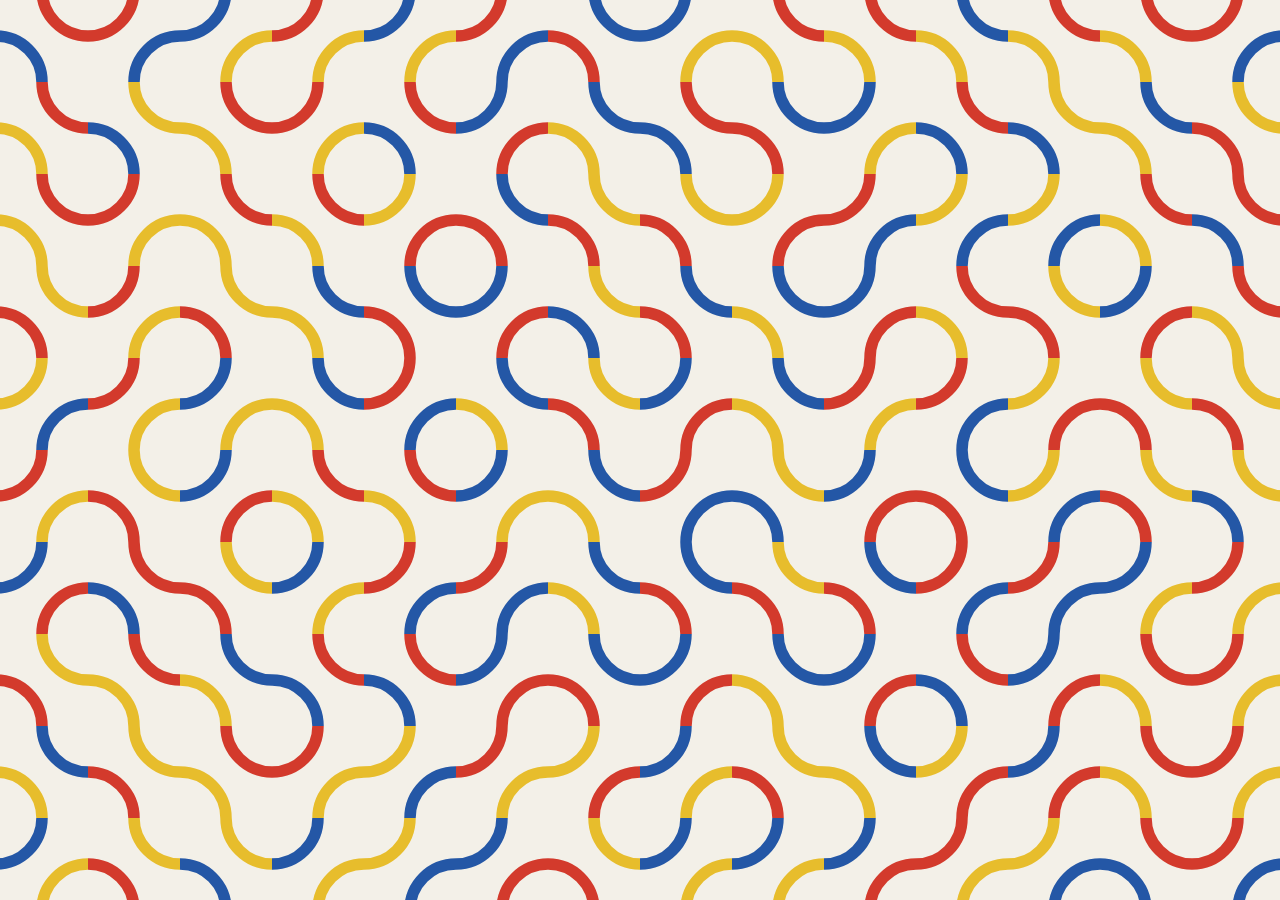
<file: index.html>
<!doctype html>
<html lang="en">
<head>
  <meta charset="utf-8" />
  <meta name="viewport" content="width=device-width, initial-scale=1, viewport-fit=cover, user-scalable=no" />
  <meta name="theme-color" content="#f3f0e8" />
  <title>Truchet Fidget</title>
  <link rel="stylesheet" href="./src/styles.css" />
</head>
<body>
  <canvas id="canvas" aria-label="Infinite Truchet tile canvas"></canvas>

  <script type="module" src="./src/app.js"></script>
</body>
</html>
</file>
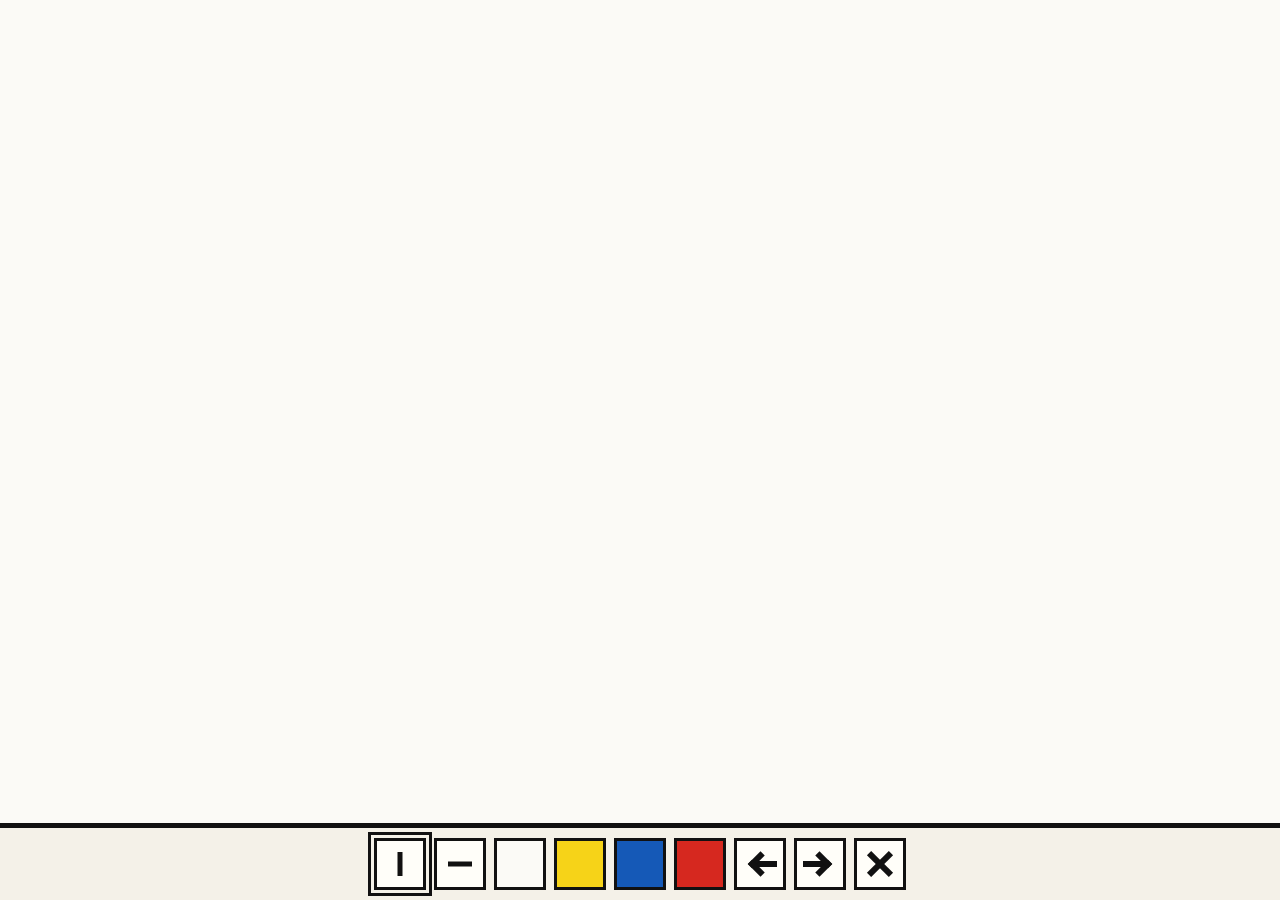
<file: mondrian/index.html>
<!doctype html>
<html lang="en">
<head>
  <meta charset="utf-8" />
  <meta name="viewport" content="width=device-width, initial-scale=1, viewport-fit=cover, user-scalable=no" />
  <meta name="theme-color" content="#f4f1e8" />
  <meta name="mobile-web-app-capable" content="yes" />
  <meta name="apple-mobile-web-app-capable" content="yes" />
  <meta name="apple-mobile-web-app-title" content="Mondrian" />
  <meta name="apple-mobile-web-app-status-bar-style" content="black-translucent" />
  <title>Mondrian Infinite Canvas Prototype</title>
  <link rel="manifest" href="./manifest.webmanifest" />
  <link rel="icon" href="./assets/icon-512.png" type="image/png" />
  <link rel="apple-touch-icon" href="./assets/icon-512.png" />
  <link rel="stylesheet" href="./src/styles.css" />
</head>
<body>
<div id="app">
  <canvas id="stage"></canvas>
  <nav id="toolbar" aria-label="Tools">
    <button type="button" data-tool="split-v" class="tool-button tool-split-v active" aria-label="Split vertically"></button>
    <button type="button" data-tool="split-h" class="tool-button tool-split-h" aria-label="Split horizontally"></button>
    <button type="button" data-tool="paint-white" class="tool-button tool-fill tool-fill-white" aria-label="Fill white"></button>
    <button type="button" data-tool="paint-yellow" class="tool-button tool-fill tool-fill-yellow" aria-label="Fill yellow"></button>
    <button type="button" data-tool="paint-blue" class="tool-button tool-fill tool-fill-blue" aria-label="Fill blue"></button>
    <button type="button" data-tool="paint-red" class="tool-button tool-fill tool-fill-red" aria-label="Fill red"></button>
    <button type="button" data-action="undo" class="tool-button tool-undo" aria-label="Undo"><span aria-hidden="true"></span></button>
    <button type="button" data-action="redo" class="tool-button tool-redo" aria-label="Redo"><span aria-hidden="true"></span></button>
    <button type="button" data-action="clear" class="tool-button tool-clear" aria-label="Clear"></button>
  </nav>
</div>

  <script type="module" src="./src/app.js"></script>
</body>
</html>
</file>
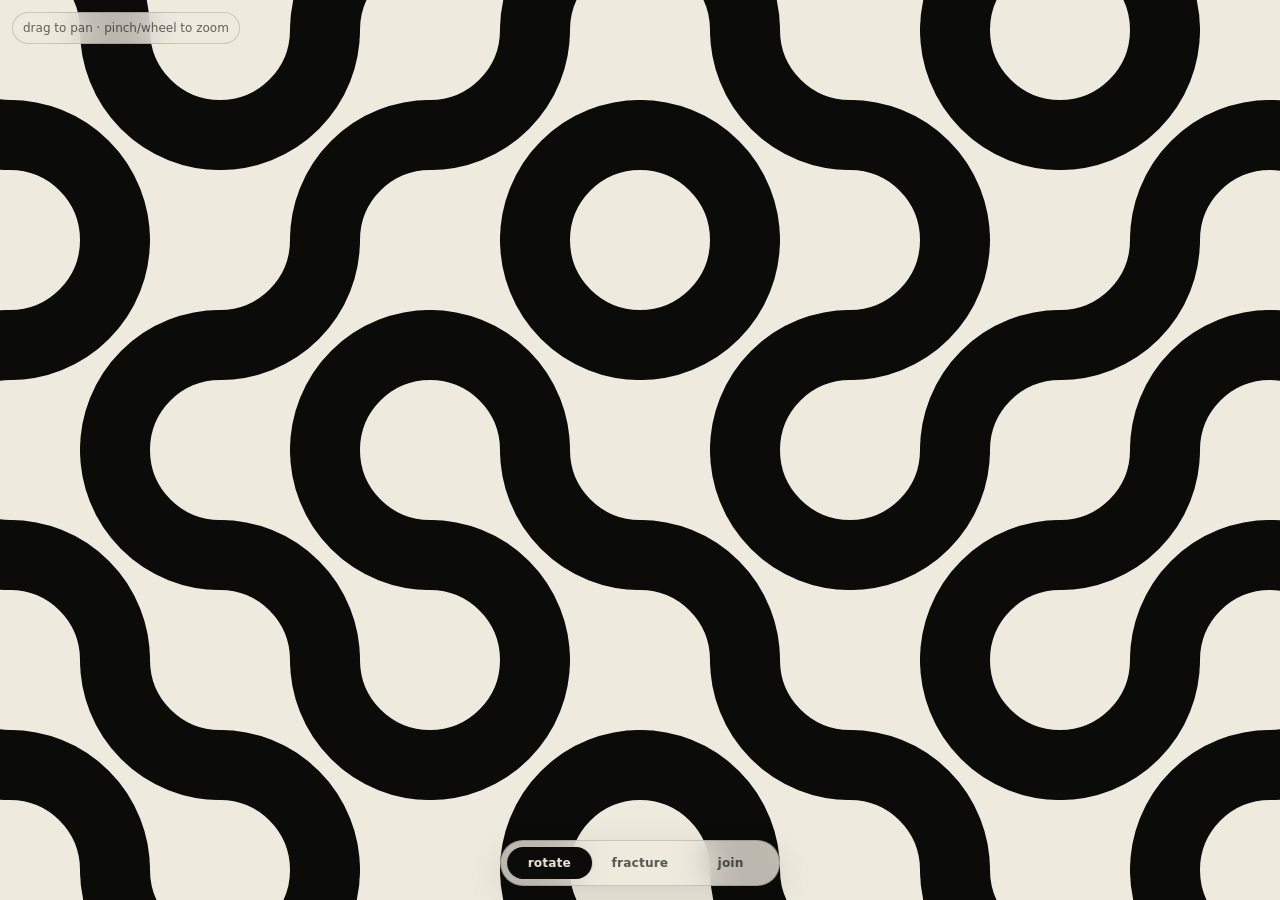
<file: multi.html>
<!doctype html>
<html lang="en">
<head>
  <meta charset="utf-8" />
  <meta name="viewport" content="width=device-width, initial-scale=1, viewport-fit=cover, user-scalable=no" />
  <meta name="theme-color" content="#efeade" />
  <title>Multi-scale Truchet — Winged Tiles</title>
  <style>
    :root { --paper:#efeade; --ink:#0b0b09; --line:rgba(11,11,9,.16); --glass:rgba(239,234,222,.78); }
    * { box-sizing:border-box; }
    html,body { width:100%; height:100%; margin:0; overflow:hidden; background:var(--paper); touch-action:none; user-select:none; -webkit-user-select:none; overscroll-behavior:none; font-family:ui-sans-serif,system-ui,-apple-system,BlinkMacSystemFont,"Segoe UI",sans-serif; }
    canvas { position:fixed; inset:0; width:100vw; height:100vh; display:block; background:var(--paper); touch-action:none; cursor:grab; }
    canvas.dragging { cursor:grabbing; }
    .toolbar { position:fixed; left:50%; bottom:max(14px,env(safe-area-inset-bottom)); transform:translateX(-50%); display:grid; grid-template-columns:repeat(3,1fr); gap:6px; padding:6px; border:1px solid var(--line); border-radius:999px; background:var(--glass); backdrop-filter:blur(16px); -webkit-backdrop-filter:blur(16px); box-shadow:0 12px 38px rgba(0,0,0,.12); z-index:2; }
    button { appearance:none; border:0; border-radius:999px; padding:10px 14px; min-width:82px; background:transparent; color:rgba(11,11,9,.68); font:600 12px/1 ui-sans-serif,system-ui,-apple-system,BlinkMacSystemFont,"Segoe UI",sans-serif; letter-spacing:.02em; }
    button.active { background:var(--ink); color:var(--paper); }
    .hint { position:fixed; left:max(12px,env(safe-area-inset-left)); top:max(12px,env(safe-area-inset-top)); padding:8px 10px; border:1px solid var(--line); border-radius:999px; background:var(--glass); backdrop-filter:blur(16px); -webkit-backdrop-filter:blur(16px); color:rgba(11,11,9,.62); font-size:12px; opacity:0; transform:translateY(-4px); transition:opacity 220ms ease,transform 220ms ease; pointer-events:none; z-index:2; }
    .hint.visible { opacity:1; transform:translateY(0); }
  </style>
</head>
<body>
<canvas id="canvas" aria-label="Multi-scale Truchet canvas"></canvas>
<div id="hint" class="hint visible">drag to pan · pinch/wheel to zoom</div>
<div class="toolbar" role="toolbar" aria-label="Tools">
  <button data-mode="rotate" class="active">rotate</button>
  <button data-mode="fracture">fracture</button>
  <button data-mode="join">join</button>
</div>
<script>
(() => {
  'use strict';

  const canvas = document.getElementById('canvas');
  const ctx = canvas.getContext('2d', { alpha:false, desynchronized:true });
  const hint = document.getElementById('hint');
  const buttons = [...document.querySelectorAll('button[data-mode]')];

  const PAPER = '#efeade';
  const INK = '#0b0b09';
  const SEED = 0x9e3779b9;
  const BASE = 210;
  const MAX_LEVEL = 8;
  const MIN_SIZE_SCREEN = 18;
  const ROTATE_MS = 190;
  const PI2 = Math.PI * 2;
  const HALF_PI = Math.PI / 2;
  const STORE_KEY = 'multiscale-truchet:winged:v3';

  let width = 0, height = 0, dpr = 1, mode = 'rotate', raf = 0, hintTimer = 0, inertiaRaf = 0;
  const camera = { x:0, y:0, zoom:1 };
  const velocity = { x:0, y:0 };
  const split = new Set();
  const flip = new Set();
  const animations = new Map();
  loadState();

  function key(level,x,y){ return `${level}:${x}:${y}`; }
  function parseKey(k){ const [level,x,y] = k.split(':').map(Number); return { level,x,y }; }
  function sizeAt(level){ return BASE / (1 << level); }
  function originOf(level,x,y){ const s = sizeAt(level); return { ox:x*s, oy:y*s, s }; }
  function clamp(v,min,max){ return Math.max(min, Math.min(max, v)); }

  function hash(level,x,y){
    let h = SEED ^ Math.imul(level + 1, 0x85ebca6b);
    h = Math.imul(h ^ x, 0xc2b2ae35);
    h = Math.imul(h ^ y, 0x27d4eb2d);
    h ^= h >>> 16; h = Math.imul(h, 0x7feb352d);
    h ^= h >>> 15; h = Math.imul(h, 0x846ca68b);
    h ^= h >>> 16;
    return h >>> 0;
  }

  function defaultOrientation(level,x,y){ return hash(level, x|0, y|0) & 1; }
  function orientation(level,x,y){ const k = key(level,x,y); return flip.has(k) ? defaultOrientation(level,x,y) ^ 1 : defaultOrientation(level,x,y); }

  function loadState(){
    try {
      const raw = localStorage.getItem(STORE_KEY);
      if (!raw) return;
      const s = JSON.parse(raw);
      if (Array.isArray(s.split)) s.split.forEach(k => split.add(k));
      if (Array.isArray(s.flip)) s.flip.forEach(k => flip.add(k));
    } catch (_) {}
  }

  let saveTimer = 0;
  function saveState(){
    clearTimeout(saveTimer);
    saveTimer = setTimeout(() => {
      try { localStorage.setItem(STORE_KEY, JSON.stringify({ split:[...split], flip:[...flip] })); } catch (_) {}
    }, 120);
  }

  function resize(){
    width = innerWidth; height = innerHeight; dpr = Math.min(devicePixelRatio || 1, 2.5);
    canvas.width = Math.ceil(width*dpr); canvas.height = Math.ceil(height*dpr);
    canvas.style.width = width + 'px'; canvas.style.height = height + 'px';
    requestDraw();
  }

  function requestDraw(){ if (!raf) raf = requestAnimationFrame(draw); }

  function screenToWorld(sx,sy){ return { x:camera.x + (sx - width/2) / camera.zoom, y:camera.y + (sy - height/2) / camera.zoom }; }

  function setWorldTransform(){
    ctx.setTransform(dpr*camera.zoom,0,0,dpr*camera.zoom,
      dpr*(width/2 - camera.x*camera.zoom),
      dpr*(height/2 - camera.y*camera.zoom));
  }

  function visibleWorldBounds(){
    const pad = BASE * 1.25 / camera.zoom;
    return { left:camera.x - width/(2*camera.zoom) - pad, right:camera.x + width/(2*camera.zoom) + pad, top:camera.y - height/(2*camera.zoom) - pad, bottom:camera.y + height/(2*camera.zoom) + pad };
  }

  function intersects(x,y,s,b){
    const wing = s/2;
    return x-wing < b.right && x+s+wing > b.left && y-wing < b.bottom && y+s+wing > b.top;
  }

  function collectLeaves(){
    const b = visibleWorldBounds();
    const leaves = [];
    const ix0 = Math.floor(b.left/BASE) - 1, ix1 = Math.floor(b.right/BASE) + 1;
    const iy0 = Math.floor(b.top/BASE) - 1, iy1 = Math.floor(b.bottom/BASE) + 1;
    for (let y=iy0; y<=iy1; y++) for (let x=ix0; x<=ix1; x++) collectNode(0,x,y,b,leaves);
    leaves.sort((a,b) => a.level - b.level || a.oy - b.oy || a.ox - b.ox);
    return leaves;
  }

  function collectNode(level,x,y,b,leaves){
    const {ox,oy,s} = originOf(level,x,y);
    if (!intersects(ox,oy,s,b)) return;
    const k = key(level,x,y);
    if (split.has(k) && level < MAX_LEVEL && s * camera.zoom > MIN_SIZE_SCREEN) {
      const nx = x*2, ny = y*2;
      collectNode(level+1,nx,ny,b,leaves); collectNode(level+1,nx+1,ny,b,leaves);
      collectNode(level+1,nx,ny+1,b,leaves); collectNode(level+1,nx+1,ny+1,b,leaves);
    } else {
      leaves.push({ level,x,y,ox,oy,s,k });
    }
  }

  function findLeafAt(wx,wy){
    let level=0, s=BASE, x=Math.floor(wx/s), y=Math.floor(wy/s);
    while (level < MAX_LEVEL && split.has(key(level,x,y))) {
      const ox=x*s, oy=y*s, half=s/2;
      const cx = wx >= ox + half ? 1 : 0;
      const cy = wy >= oy + half ? 1 : 0;
      x = x*2 + cx; y = y*2 + cy; level++; s = half;
    }
    return { level,x,y,k:key(level,x,y), ...originOf(level,x,y) };
  }

  function easeOutCubic(t){ return 1 - Math.pow(1-t,3); }
  function visualAngle(node, now=performance.now()){
    const anim = animations.get(node.k);
    if (!anim) return orientation(node.level,node.x,node.y) * HALF_PI;
    const t = Math.min(1, Math.max(0, (now - anim.start) / anim.duration));
    return anim.from + (anim.to - anim.from) * easeOutCubic(t);
  }
  function nextClockwiseEquivalent(targetOrientation, fromAngle){
    const base = targetOrientation * HALF_PI;
    let target = base + Math.ceil((fromAngle - base) / Math.PI) * Math.PI;
    if (target <= fromAngle + 0.001) target += Math.PI;
    return target;
  }
  function pruneAnimations(now){ for (const [k,a] of animations) if (now - a.start >= a.duration) animations.delete(k); }

  function draw(){
    raf = 0;
    const now = performance.now();
    pruneAnimations(now);
    ctx.setTransform(dpr,0,0,dpr,0,0);
    ctx.fillStyle = PAPER;
    ctx.fillRect(0,0,width,height);
    setWorldTransform();

    const leaves = collectLeaves();
    const levels = [...new Set(leaves.map(n => n.level))].sort((a,b)=>a-b);
    for (const level of levels) {
      for (const node of leaves) if (node.level === level) drawWingedField(node, visualAngle(node, now));
      for (const node of leaves) if (node.level === level) drawWingedBands(node, visualAngle(node, now));
    }
    if (animations.size) requestDraw();
  }

  function tileColors(level){ const normal = level % 2 === 0; return { field: normal ? PAPER : INK, stroke: normal ? INK : PAPER }; }
  function withTileTransform(node, angle, render){
    const {ox:x, oy:y, s} = node;
    ctx.save();
    ctx.translate(x + s/2, y + s/2);
    ctx.rotate(angle);
    ctx.translate(-s/2, -s/2);
    render();
    ctx.restore();
  }

  function drawWingedField(node, angle){
    const {level,s} = node;
    const {field} = tileColors(level);
    const r = s/3;
    withTileTransform(node, angle, () => {
      ctx.fillStyle = field;
      ctx.beginPath();
      ctx.rect(0,0,s,s);
      ctx.moveTo(r,0); ctx.arc(0,0,r,0,PI2);
      ctx.moveTo(s+r,0); ctx.arc(s,0,r,0,PI2);
      ctx.moveTo(r,s); ctx.arc(0,s,r,0,PI2);
      ctx.moveTo(s+r,s); ctx.arc(s,s,r,0,PI2);
      ctx.fill();
    });
  }

  function drawWingedBands(node, angle){
    const {level,s} = node;
    const {stroke} = tileColors(level);
    withTileTransform(node, angle, () => {
      ctx.strokeStyle = stroke;
      ctx.lineWidth = s/3;
      ctx.lineCap = 'round';
      ctx.lineJoin = 'round';
      ctx.beginPath();
      ctx.arc(0,0,s/2,0,HALF_PI);
      ctx.stroke();
      ctx.beginPath();
      ctx.arc(s,s,s/2,Math.PI,Math.PI + HALF_PI);
      ctx.stroke();
    });
  }

  function rotateNode(node){
    const from = visualAngle(node);
    if (flip.has(node.k)) flip.delete(node.k); else flip.add(node.k);
    const target = orientation(node.level,node.x,node.y);
    animations.set(node.k, { from, to:nextClockwiseEquivalent(target, from), start:performance.now(), duration:ROTATE_MS });
    saveState(); requestDraw();
  }
  function fractureNode(node){
    if (node.level >= MAX_LEVEL) return;
    if (node.s * camera.zoom < MIN_SIZE_SCREEN * 1.8) return;
    split.add(node.k); flip.delete(node.k); saveState(); requestDraw();
  }
  function isDescendantOf(k,parent){
    const n = parseKey(k);
    if (n.level <= parent.level) return false;
    const shift = n.level - parent.level;
    return (n.x >> shift) === parent.x && (n.y >> shift) === parent.y;
  }
  function joinNode(node){
    if (node.level === 0) return;
    const parent = { level:node.level-1, x:Math.floor(node.x/2), y:Math.floor(node.y/2) };
    const pk = key(parent.level,parent.x,parent.y);
    split.delete(pk);
    for (const k of [...split]) if (isDescendantOf(k,parent)) split.delete(k);
    for (const k of [...flip]) if (isDescendantOf(k,parent)) flip.delete(k);
    for (const k of [...animations.keys()]) if (isDescendantOf(k,parent)) animations.delete(k);
    saveState(); requestDraw();
  }

  const pointers = new Map();
  const pointer = { id:null, down:false, moved:false, startX:0, startY:0, lastX:0, lastY:0, lastT:0, pinch:false, pinchDist:1, pinchZoom:1, pinchWorld:null };
  function showHint(text){ hint.textContent = text; hint.classList.add('visible'); clearTimeout(hintTimer); hintTimer = setTimeout(() => hint.classList.remove('visible'),2500); }
  function stopInertia(){ if (inertiaRaf) cancelAnimationFrame(inertiaRaf); inertiaRaf=0; velocity.x=velocity.y=0; }

  canvas.addEventListener('pointerdown', e => {
    stopInertia(); pointers.set(e.pointerId, {x:e.clientX,y:e.clientY}); canvas.setPointerCapture(e.pointerId); canvas.classList.add('dragging');
    if (pointers.size === 2) {
      const pts = [...pointers.values()];
      pointer.pinch = true;
      pointer.pinchDist = Math.hypot(pts[0].x-pts[1].x, pts[0].y-pts[1].y) || 1;
      pointer.pinchZoom = camera.zoom;
      pointer.pinchWorld = screenToWorld((pts[0].x+pts[1].x)/2, (pts[0].y+pts[1].y)/2);
      return;
    }
    if (pointers.size === 1) {
      pointer.id=e.pointerId; pointer.down=true; pointer.moved=false;
      pointer.startX=pointer.lastX=e.clientX; pointer.startY=pointer.lastY=e.clientY; pointer.lastT=performance.now(); velocity.x=velocity.y=0;
    }
  });

  canvas.addEventListener('pointermove', e => {
    if (!pointers.has(e.pointerId)) return;
    pointers.set(e.pointerId, {x:e.clientX,y:e.clientY});
    if (pointer.pinch && pointers.size >= 2) {
      const pts = [...pointers.values()].slice(0,2);
      const cx=(pts[0].x+pts[1].x)/2, cy=(pts[0].y+pts[1].y)/2;
      const dist = Math.hypot(pts[0].x-pts[1].x, pts[0].y-pts[1].y) || 1;
      camera.zoom = clamp(pointer.pinchZoom * dist / pointer.pinchDist, .22, 5.5);
      camera.x = pointer.pinchWorld.x - (cx - width/2) / camera.zoom;
      camera.y = pointer.pinchWorld.y - (cy - height/2) / camera.zoom;
      requestDraw(); return;
    }
    if (!pointer.down || e.pointerId !== pointer.id) return;
    const now=performance.now(), dx=e.clientX-pointer.lastX, dy=e.clientY-pointer.lastY, dt=Math.max(1, now-pointer.lastT);
    if (Math.hypot(e.clientX-pointer.startX,e.clientY-pointer.startY) > 7) pointer.moved = true;
    camera.x -= dx / camera.zoom; camera.y -= dy / camera.zoom;
    velocity.x = -dx / dt / camera.zoom; velocity.y = -dy / dt / camera.zoom;
    pointer.lastX=e.clientX; pointer.lastY=e.clientY; pointer.lastT=now;
    requestDraw();
  });

  function endPointer(e){
    const wasPrimary = e.pointerId === pointer.id;
    pointers.delete(e.pointerId);
    if (pointer.pinch && pointers.size < 2) { pointer.pinch=false; pointer.down=false; canvas.classList.remove('dragging'); return; }
    if (!wasPrimary || !pointer.down) return;
    pointer.down=false; pointer.id=null; canvas.classList.remove('dragging');
    if (!pointer.moved) {
      const w=screenToWorld(e.clientX,e.clientY), node=findLeafAt(w.x,w.y);
      if (mode === 'rotate') rotateNode(node); else if (mode === 'fracture') fractureNode(node); else joinNode(node);
      return;
    }
    if (Math.hypot(velocity.x,velocity.y) > .04) startInertia();
  }
  canvas.addEventListener('pointerup', endPointer);
  canvas.addEventListener('pointercancel', endPointer);

  function startInertia(){
    let last=performance.now();
    const step=()=>{
      const now=performance.now(), dt=Math.min(32, now-last); last=now;
      camera.x += velocity.x * dt; camera.y += velocity.y * dt;
      const decay = Math.pow(.92, dt/16.6667); velocity.x *= decay; velocity.y *= decay;
      requestDraw();
      if (Math.hypot(velocity.x,velocity.y) > .01) inertiaRaf = requestAnimationFrame(step); else inertiaRaf = 0;
    };
    inertiaRaf = requestAnimationFrame(step);
  }

  canvas.addEventListener('wheel', e => {
    e.preventDefault();
    const before=screenToWorld(e.clientX,e.clientY);
    camera.zoom = clamp(camera.zoom * Math.exp(-e.deltaY * .0012), .22, 5.5);
    camera.x = before.x - (e.clientX - width/2) / camera.zoom;
    camera.y = before.y - (e.clientY - height/2) / camera.zoom;
    requestDraw();
  }, { passive:false });

  buttons.forEach(button => button.addEventListener('click', () => {
    mode = button.dataset.mode;
    buttons.forEach(b => b.classList.toggle('active', b === button));
    showHint(mode === 'rotate' ? 'tap a tile to rotate' : mode === 'fracture' ? 'tap a tile to split it into 4' : 'tap a child tile to join its group');
  }));

  window.addEventListener('keydown', e => {
    if (e.key === '1') buttons[0].click();
    if (e.key === '2') buttons[1].click();
    if (e.key === '3') buttons[2].click();
    if (e.key === '0') { camera.x = camera.y = 0; camera.zoom = 1; requestDraw(); }
    if (e.key.toLowerCase() === 'c') { split.clear(); flip.clear(); animations.clear(); saveState(); requestDraw(); }
  });

  window.addEventListener('resize', resize, { passive:true });
  setTimeout(() => hint.classList.remove('visible'), 2600);
  resize();
})();
</script>
</body>
</html>
</file>
<file: src/styles.css>
:root {
  color-scheme: light;
  --bg: #f3f0e8;
  --glass: rgba(243, 240, 232, 0.72);
  --line: rgba(5, 5, 5, 0.14);
  --text: rgba(0, 0, 0, 0.72);
}

* {
  box-sizing: border-box;
}

html,
body {
  position: fixed;
  inset: 0;
  width: 100vw;
  width: 100dvw;
  height: 100vh;
  height: 100dvh;
  margin: 0;
  overflow: hidden;
  background: var(--bg);
  font-family: ui-sans-serif, system-ui, -apple-system, BlinkMacSystemFont, "Segoe UI", sans-serif;
  -webkit-user-select: none;
  user-select: none;
  overscroll-behavior: none;
  touch-action: none;
}

button {
  appearance: none;
  font: inherit;
  cursor: pointer;
}

canvas {
  position: fixed;
  top: 0;
  right: 0;
  bottom: calc(-1 * env(safe-area-inset-bottom));
  left: 0;
  width: 100vw;
  width: 100dvw;
  height: 100vh;
  height: 100dvh;
  height: calc(100dvh + env(safe-area-inset-bottom));
  display: block;
  background: var(--bg);
  cursor: grab;
  touch-action: none;
}

canvas.dragging {
  cursor: grabbing;
}
</file>
<file: mondrian/src/styles.css>
:root {
    --bg: #f4f1e8;
    --ink: #111;
    --paper: #fbfaf6;
    --yellow: #f6d318;
    --blue: #1559b7;
    --red: #d6281f;
    --tool: #fffef9;
  }

  * { box-sizing: border-box; }

  html, body {
    margin: 0;
    height: 100%;
    overflow: hidden;
    background: var(--bg);
    font-family: system-ui, -apple-system, BlinkMacSystemFont, "Segoe UI", sans-serif;
    touch-action: none;
    user-select: none;
    -webkit-user-select: none;
  }

  #app {
    height: 100dvh;
    display: grid;
    grid-template-rows: 1fr auto;
  }

  #stage {
    width: 100%;
    height: 100%;
    display: block;
    background: var(--paper);
    cursor: grab;
  }

  #stage:active { cursor: grabbing; }

  #toolbar {
    padding: 10px max(10px, env(safe-area-inset-left)) calc(10px + env(safe-area-inset-bottom)) max(10px, env(safe-area-inset-right));
    background: var(--bg);
    border-top: 5px solid var(--ink);
    display: grid;
    grid-template-columns: repeat(9, minmax(0, 52px));
    justify-content: center;
    gap: 8px;
  }

  button {
    position: relative;
    width: 100%;
    aspect-ratio: 1;
    border: 3px solid var(--ink);
    background: var(--tool);
    color: var(--ink);
    border-radius: 0;
    touch-action: manipulation;
  }

  button.active {
    outline: 3px solid var(--ink);
    outline-offset: 3px;
  }

  .tool-button::before,
  .tool-button::after,
  .tool-button span {
    content: "";
    position: absolute;
    display: block;
  }

  .tool-split-v::before {
    top: 11px;
    bottom: 11px;
    left: 50%;
    width: 5px;
    background: var(--ink);
    transform: translateX(-50%);
  }

  .tool-split-h::before {
    top: 50%;
    left: 11px;
    right: 11px;
    height: 5px;
    background: var(--ink);
    transform: translateY(-50%);
  }

  .tool-fill-white { background: var(--paper); }
  .tool-fill-yellow { background: var(--yellow); }
  .tool-fill-blue { background: var(--blue); }
  .tool-fill-red { background: var(--red); }

  .tool-undo::before,
  .tool-redo::before {
    top: 50%;
    width: 25px;
    height: 6px;
    background: var(--ink);
  }

  .tool-undo::before {
    left: calc(50% - 8px);
    transform: translateY(-50%);
  }

  .tool-redo::before {
    right: calc(50% - 8px);
    transform: translateY(-50%);
  }

  .tool-undo::after,
  .tool-redo::after {
    top: 50%;
    width: 18px;
    height: 6px;
    background: var(--ink);
    transform-origin: 3px 50%;
  }

  .tool-undo::after {
    left: calc(50% - 11px);
    transform: translateY(-50%) rotate(45deg);
  }

  .tool-redo::after {
    right: calc(50% - 11px);
    transform-origin: calc(100% - 3px) 50%;
    transform: translateY(-50%) rotate(45deg);
  }

  .tool-undo span,
  .tool-redo span {
    top: 50%;
    width: 18px;
    height: 6px;
    background: var(--ink);
  }

  .tool-undo span {
    left: calc(50% - 11px);
    transform-origin: 3px 50%;
    transform: translateY(-50%) rotate(-45deg);
  }

  .tool-redo span {
    right: calc(50% - 11px);
    transform-origin: calc(100% - 3px) 50%;
    transform: translateY(-50%) rotate(-45deg);
  }

  .tool-clear::before,
  .tool-clear::after {
    top: 50%;
    left: 50%;
    width: 31px;
    height: 6px;
    background: var(--ink);
    transform-origin: center;
  }

  .tool-clear::before {
    transform: translate(-50%, -50%) rotate(45deg);
  }

  .tool-clear::after {
    transform: translate(-50%, -50%) rotate(-45deg);
  }

  @media (max-width: 420px) {
    button {
      padding: 0;
    }

    #toolbar { gap: 6px; }
  }
</file>
